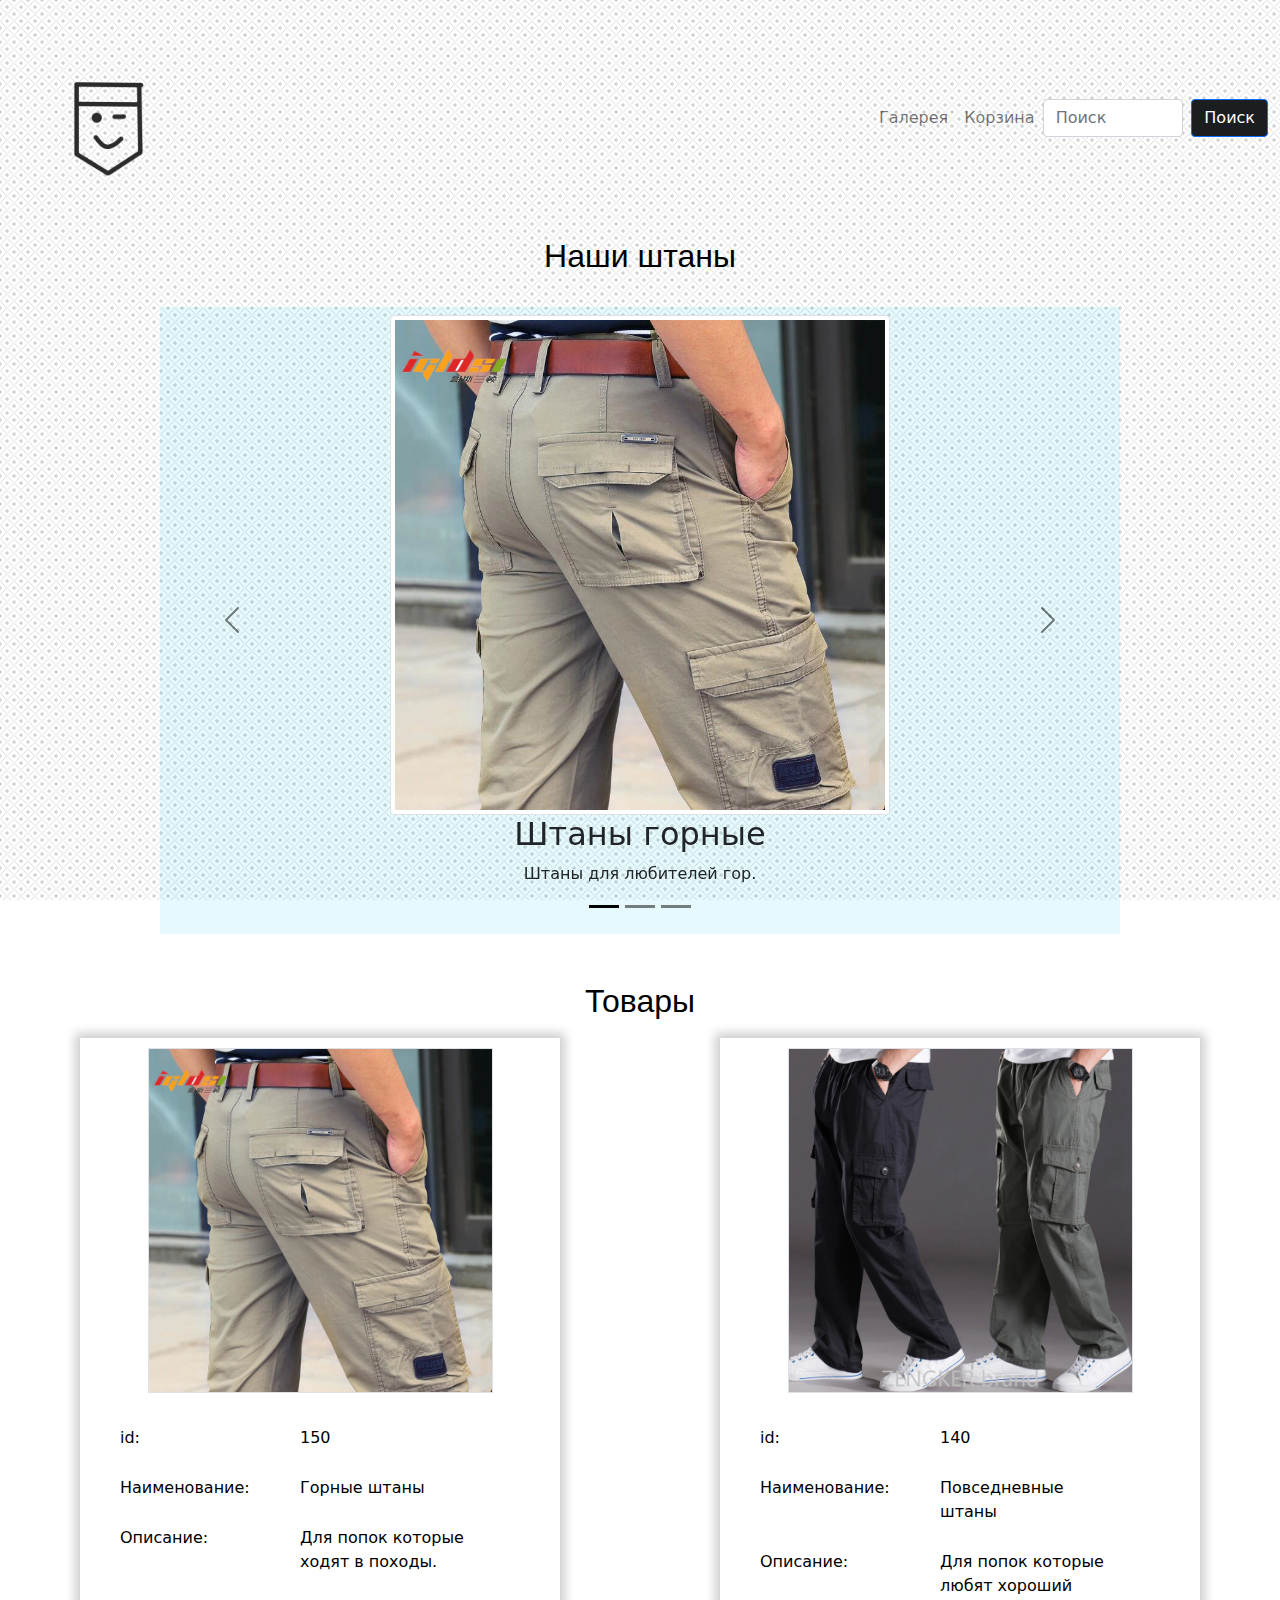
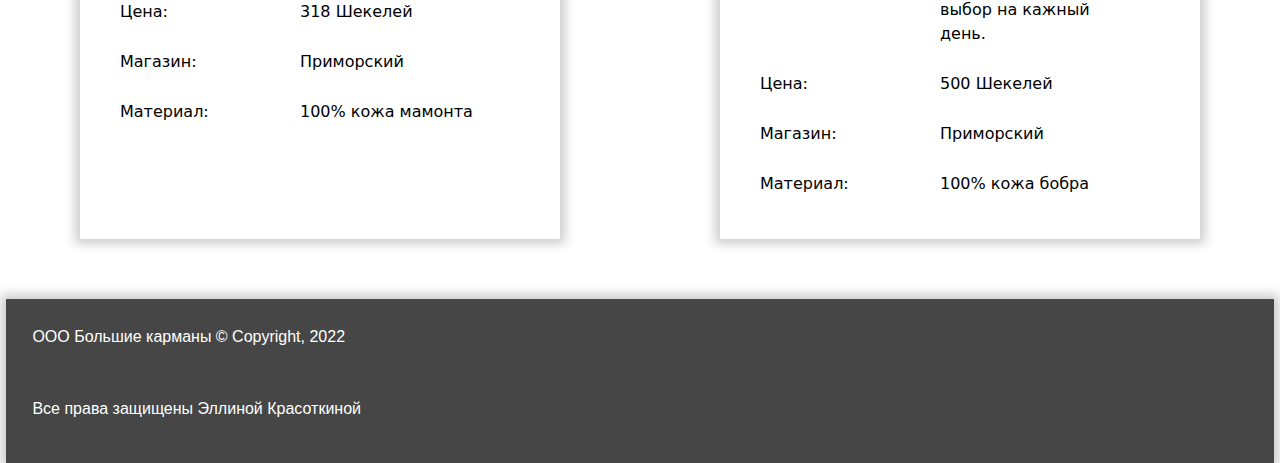
<file: index.html>
<!doctype html>
<html lang="ru">
<head>
  <!-- Обязательные метатеги -->
  <meta charset="utf-8">
  <meta name="viewport" content="width=device-width, initial-scale=1">

  <!-- Bootstrap CSS -->
  <!--<link href="https://cdn.jsdelivr.net/npm/bootstrap@5.1.3/dist/css/bootstrap.min.css" rel="stylesheet" integrity="sha384-1BmE4kWBq78iYhFldvKuhfTAU6auU8tT94WrHftjDbrCEXSU1oBoqyl2QvZ6jIW3" crossorigin="anonymous">-->
  <link href="css/bootstrap.min.css" rel="stylesheet">
  <link href="index.css" rel="stylesheet">
  <title>Большие карманы</title>
</head>
<body>
<header>
    <nav class="navbar navbar-expand-lg navbar-light bg-">
      <div class="container-fluid">
        <a class="navbar-brand" href="index.html"><img src="image/logo.png" class="w-25 rounded-3" alt="logo"></a>
        <button class="navbar-toggler" type="button" data-bs-toggle="collapse" data-bs-target="#navbarSupportedContent" aria-controls="navbarSupportedContent" aria-expanded="false" aria-label="Toggle navigation">
          <span class="navbar-toggler-icon"></span>
        </button>
        <div class="collapse navbar-collapse" id="navbarSupportedContent">
            <ul class="navbar-nav me-auto mb-2 mb-lg-0">
                <li class="nav-item">
                    <a class="nav-link" aria-current="page" href="index.html">Галерея</a>
                </li>
                <li class="nav-item">
                    <a class="nav-link" href="html/basket.html">Корзина</a>
                </li>

            </ul>
          <form class="d-flex">
            <input class="form-control me-2" type="search" placeholder="Поиск" aria-label="Search">
              <button class="btn btn-primary" onclick="">Поиск</button>

          </form>
        </div>
      </div>
    </nav>
</header>

<main style="min-height: 70vh;">

  <div  class = "chast_1">
    <div class="tablica1">
        <div class="Nazva_razdel text_color"><a><h2>Наши штаны</h2></a></div>
    </div>
</div>
</br>
<div id="carouselExampleIndicators" class="carousel carousel-dark slide m-auto bg-info bg-opacity-10 w-75 p-2" data-bs-ride="carousel" style="min-height: 400px;">
  <div class="carousel-indicators">
    <button type="button" data-bs-target="#carouselExampleIndicators" data-bs-slide-to="0" class="active" aria-current="true" aria-label="Slide 1"></button>
    <button type="button" data-bs-target="#carouselExampleIndicators" data-bs-slide-to="1" aria-label="Slide 2"></button>
    <button type="button" data-bs-target="#carouselExampleIndicators" data-bs-slide-to="2" aria-label="Slide 3"></button>
  </div>
  <div class="carousel-inner">
    <div class="carousel-item active border1">
      <img src="image/karman/карман_1.png" class="img-thumbnail rounded mx-auto d-block " alt="Собака" style="width: 500px;">
      <h2 class="text-center">Штаны горные</h2>
      <p class="text-center">Штаны для любителей гор.</p>
    </br>
    </div>
    <div class="carousel-item">
      <img src="image/karman/карман_2.png" class="img-thumbnail rounded mx-auto d-block" alt="Мышь" style="width: 500px;">
     <h2 class="text-center">Штаны повседневные</h2>
      <p class="text-center">Штаны для повседневной работы.</p>
    </br>
    </div>
    <div class="carousel-item">
      <img src="image/karman/карман_3.png" class="img-thumbnail rounded mx-auto d-block" alt="Горилла" style="width: 500px;">
      <h2 class="text-center">Штаны лайфстайл</h2>
      <p class="text-center">Для свободной носки в стиле лайфстайл</p>
    </br>
    </div>
  </div>
  <button class="carousel-control-prev" type="button" data-bs-target="#carouselExampleIndicators"  data-bs-slide="prev">
    <span class="carousel-control-prev-icon" aria-hidden="true"></span>
    <span class="visually-hidden">Предыдущий</span>
  </button>
  <button class="carousel-control-next" type="button" data-bs-target="#carouselExampleIndicators"  data-bs-slide="next">
    <span class="carousel-control-next-icon" aria-hidden="true"></span>
    <span class="visually-hidden">Следующий</span>
  </button>
</div>
</br>
</br>
    <div  class = "chast_1">
      <div class="tablica1">
          <div class="Nazva_razdel text_color"><a><h2>Товары</h2></a></div>
      </div>
  </div>

  <form>
  
      <div class="tabb1_individ">    
          <div class="tabb22">
              <div class="tablica_individ_5 rodutel_dla_knopku">
              <div class="d-flex flex-row flex-wrap justify-content-around">
                  <img src="image/karman/карман_1.png" class="w-75 border" alt="рисунок штанов">
              </div>
           
                  <div class="Soderj_yheicu rodutel_dla_knopku">
                
                  <div class="Stroka_s_razdel_50"><div class="gh11"> <a>id:</a> </div><div class="gh22"> <a>150</a> </div></div>
                
                  <div class="Stroka_s_razdel_50"><div class="gh11"><a>Наименование:</a></div> <div class="gh22"><a > Горные штаны </a></div></div>
                
                  <div class="Stroka_s_razdel_50"><div class="gh11"><a>Описание:</a></div>  <div class="gh22"><a >Для попок которые ходят в походы.</a></div></div>
                 
                  <div class="Stroka_s_razdel_50"><div class="gh11"><a>Цена:</a></div> <div class="gh22"><a >318 Шекелей</a></div></div>
                
                  <div class="Stroka_s_razdel_50"><div class="gh11"><a>Магазин:</a></div> <div class="gh22"><a>Приморский</a></div></div>
                
                  <div class="Stroka_s_razdel_50"><div class="gh11"><a>Материал:</a></div> <div class="gh22"><a>100% кожа мамонта</a></div></div>
                        
              </div>
          </div>
          </div>
        
          <div class="tabb22">
              <div class="tablica_individ_5 rodutel_dla_knopku">
              <div class="d-flex flex-row flex-wrap justify-content-around ">
                  <img src="image/karman/карман_2.png" class="w-75 border" alt="рисунок штанов">
              </div>
           
              <div class="Soderj_yheicu rodutel_dla_knopku">
                
                <div class="Stroka_s_razdel_50"><div class="gh11"> <a>id:</a> </div><div class="gh22"> <a>140</a> </div></div>
              
                <div class="Stroka_s_razdel_50"><div class="gh11"><a>Наименование:</a></div> <div class="gh22"><a > Повседневные штаны </a></div></div>
              
                <div class="Stroka_s_razdel_50"><div class="gh11"><a>Описание:</a></div>  <div class="gh22"><a >Для попок которые любят хороший выбор на кажный день.</a></div></div>
               
                <div class="Stroka_s_razdel_50"><div class="gh11"><a>Цена:</a></div> <div class="gh22"><a >500 Шекелей</a></div></div>
              
                <div class="Stroka_s_razdel_50"><div class="gh11"><a>Магазин:</a></div> <div class="gh22"><a>Приморский</a></div></div>
              
                <div class="Stroka_s_razdel_50"><div class="gh11"><a>Материал:</a></div> <div class="gh22"><a>100% кожа бобра</a></div></div>
                      
            </div>
          </div>
          </div>


          </div>
      </form>

</main>

<footer>
  <div class = "futer_polojen">
    <div class = "footer">
      <div class="futer_section">
        <p class="text-white p-3">ООО Большие карманы © Copyright, 2022</p>
      </div>  
        <div class="futer_section">
        <p class="text-white p-3">Все права защищены Эллиной Красоткиной</p>
        </div>  
       </div>
       </div>
  </footer>

<script src="js/bootstrap.bundle.min.js"></script>
</body>
</html>
</file>
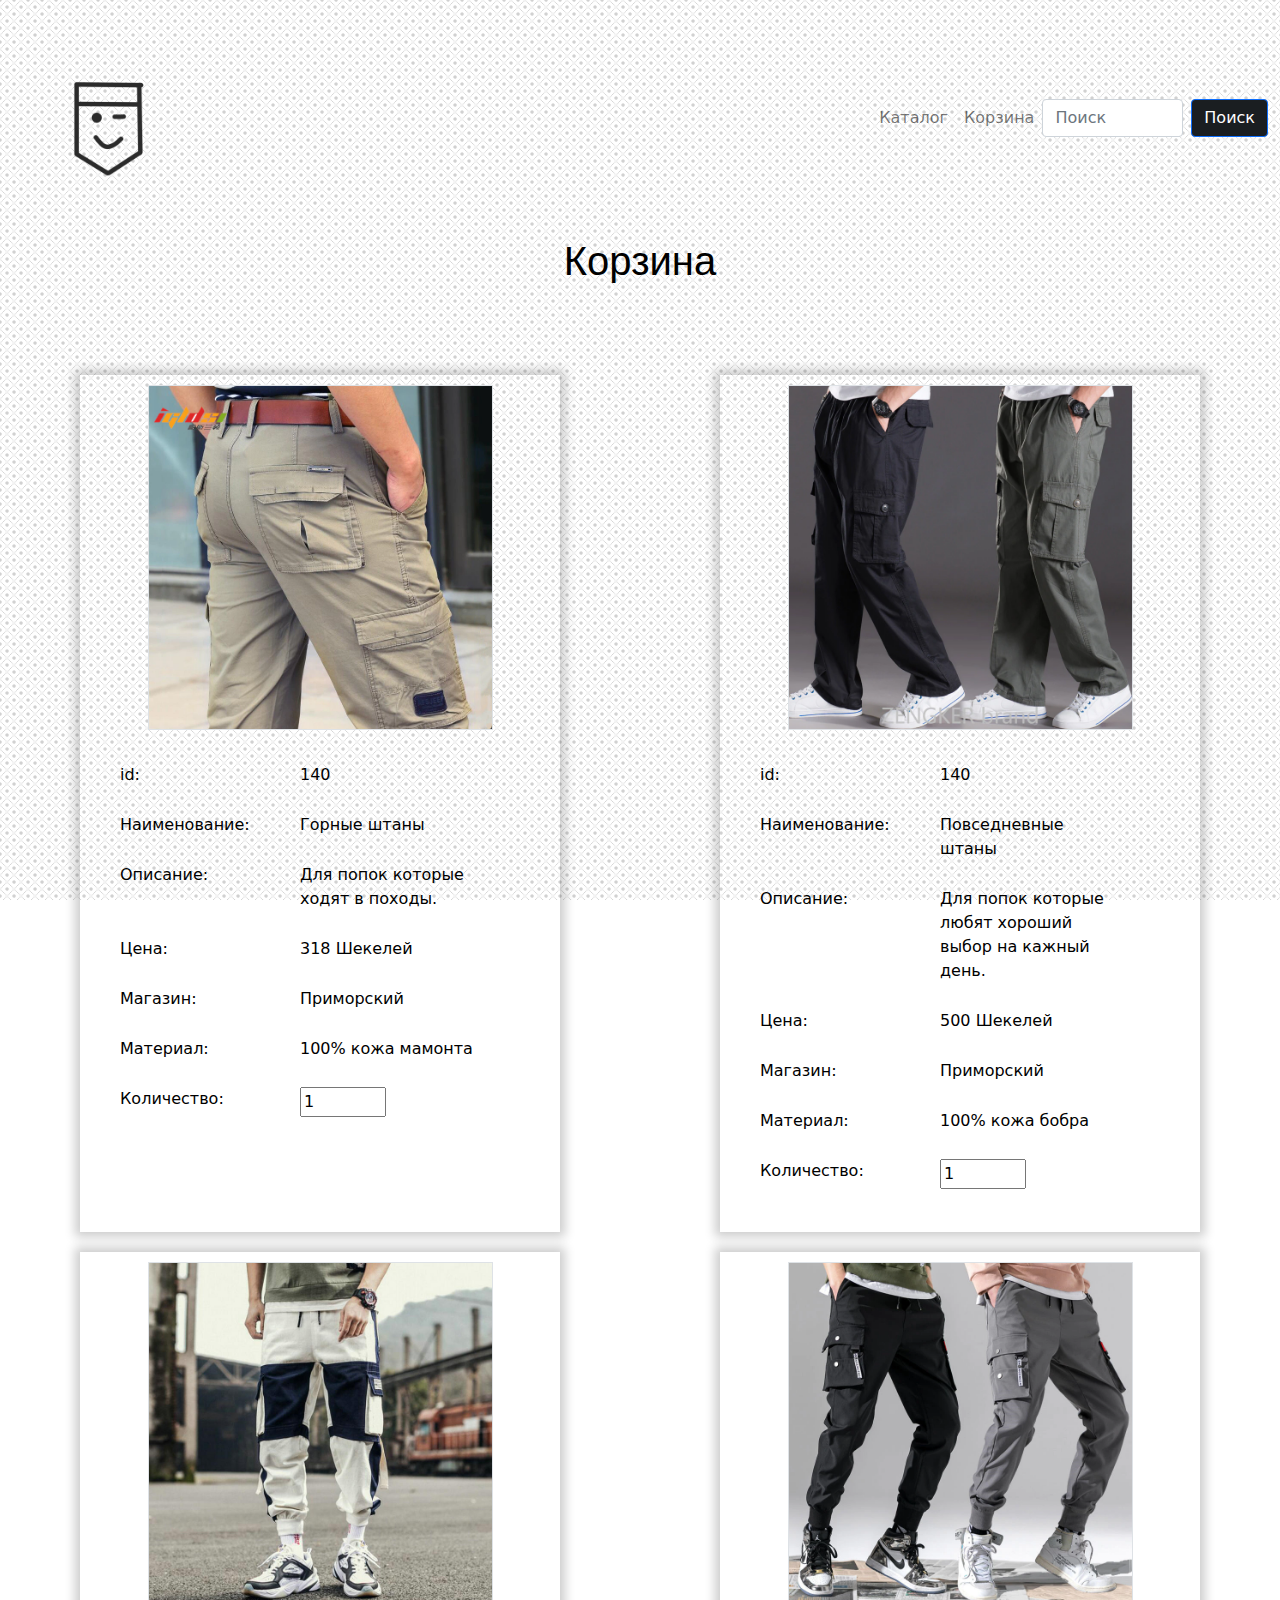
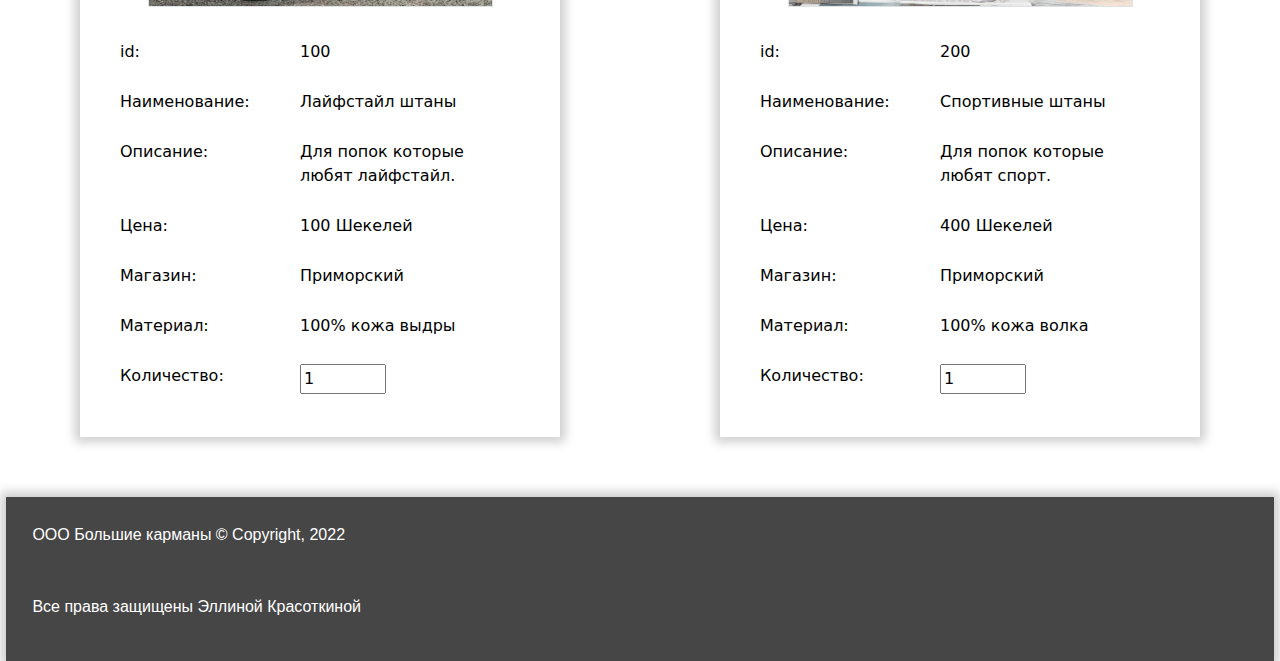
<file: html/basket.html>
<!doctype html>
<html lang="ru">
<head>
  <!-- Обязательные метатеги -->
  <meta charset="utf-8">
  <meta name="viewport" content="width=device-width, initial-scale=1">

  <!-- Bootstrap CSS -->
  <!--<link href="https://cdn.jsdelivr.net/npm/bootstrap@5.1.3/dist/css/bootstrap.min.css" rel="stylesheet" integrity="sha384-1BmE4kWBq78iYhFldvKuhfTAU6auU8tT94WrHftjDbrCEXSU1oBoqyl2QvZ6jIW3" crossorigin="anonymous">-->
  <link href="../css/bootstrap.min.css" rel="stylesheet">
  <link href="../index.css" rel="stylesheet">
  


  <title>Большие карманы</title>
</head>
<body>
<header>
    <nav class="navbar navbar-expand-lg navbar-light bg-">
      <div class="container-fluid">
        <a class="navbar-brand" href="../index.html"><img src="../image/logo.png" class="w-25 rounded-3" alt="logo"></a>
        <button class="navbar-toggler" type="button" data-bs-toggle="collapse" data-bs-target="#navbarSupportedContent" aria-controls="navbarSupportedContent" aria-expanded="false" aria-label="Toggle navigation">
          <span class="navbar-toggler-icon"></span>
        </button>
        <div class="collapse navbar-collapse" id="navbarSupportedContent">
            <ul class="navbar-nav me-auto mb-2 mb-lg-0">
              <li class="nav-item">
                <a class="nav-link" aria-current="page" href="../index.html">Каталог</a>
            </li>
            <li class="nav-item">
                <a class="nav-link" href="../basket.html">Корзина</a>
            </li>
            </ul>
          <form class="d-flex">
            <input class="form-control me-2" type="search" placeholder="Поиск" aria-label="Search">
              <button class="btn btn-primary" onclick="">Поиск</button>

          </form>
        </div>
      </div>
    </nav>
</header>

<main style="min-height: 70vh;">

  <div  class = "chast_1">
    <div class="tablica1">
        <div class="Nazva_razdel text_color"><a><h1>Корзина</h1></a></div>
    </div>

</div>
</br>
</br>
</br>
  <form>
  
    <div class="tabb1_individ">  
    <div class="tabb22">
      <div class="tablica_individ_5 rodutel_dla_knopku">
      <div class="d-flex flex-row flex-wrap justify-content-around">
          <img src="../image/karman/карман_1.png" class="w-75 border" alt="рисунок">
      </div>
   
          <div class="Soderj_yheicu rodutel_dla_knopku">
        
          <div class="Stroka_s_razdel_50"><div class="gh11"> <a>id:</a> </div><div class="gh22"> <a>140</a> </div></div>
        
          <div class="Stroka_s_razdel_50"><div class="gh11"><a>Наименование:</a></div> <div class="gh22"><a > Горные штаны </a></div></div>
        
          <div class="Stroka_s_razdel_50"><div class="gh11"><a>Описание:</a></div>  <div class="gh22"><a >Для попок которые ходят в походы.</a></div></div>
         
          <div class="Stroka_s_razdel_50"><div class="gh11"><a>Цена:</a></div> <div class="gh22"><a >318 Шекелей</a></div></div>
        
          <div class="Stroka_s_razdel_50"><div class="gh11"><a>Магазин:</a></div> <div class="gh22"><a>Приморский</a></div></div>
        
          <div class="Stroka_s_razdel_50"><div class="gh11"><a>Материал:</a></div> <div class="gh22"><a>100% кожа мамонта</a></div></div>
          
          <div class="Stroka_s_razdel_50"><div class="gh11"><a>Количество:</a></div> <div class="gh22"><input type="text" value="1" size="5"/></div></div>
          
      </div>
  </div>
  </div>

  <div class="tabb22">
    <div class="tablica_individ_5 rodutel_dla_knopku">
    <div class="d-flex flex-row flex-wrap justify-content-around ">
        <img src="../image/karman/карман_2.png" class="w-75 border" alt="рисунок">
    </div>
 
    <div class="Soderj_yheicu rodutel_dla_knopku">
      
      <div class="Stroka_s_razdel_50"><div class="gh11"> <a>id:</a> </div><div class="gh22"> <a>140</a> </div></div>
    
      <div class="Stroka_s_razdel_50"><div class="gh11"><a>Наименование:</a></div> <div class="gh22"><a > Повседневные штаны </a></div></div>
    
      <div class="Stroka_s_razdel_50"><div class="gh11"><a>Описание:</a></div>  <div class="gh22"><a >Для попок которые любят хороший выбор на кажный день.</a></div></div>
     
      <div class="Stroka_s_razdel_50"><div class="gh11"><a>Цена:</a></div> <div class="gh22"><a >500 Шекелей</a></div></div>
    
      <div class="Stroka_s_razdel_50"><div class="gh11"><a>Магазин:</a></div> <div class="gh22"><a>Приморский</a></div></div>
    
      <div class="Stroka_s_razdel_50"><div class="gh11"><a>Материал:</a></div> <div class="gh22"><a>100% кожа бобра</a></div></div>
            
      <div class="Stroka_s_razdel_50"><div class="gh11"><a>Количество:</a></div> <div class="gh22"><input type="text" value="1" size="5"/></div></div>

  </div>
</div>
</div>
      
          <div class="tabb22">
              <div class="tablica_individ_5 rodutel_dla_knopku">
              <div class="d-flex flex-row flex-wrap justify-content-around">
                  <img src="../image/karman/карман_3.png" class="w-75 border" alt="рисунок">
              </div>
           
              <div class="Soderj_yheicu rodutel_dla_knopku">
      
                <div class="Stroka_s_razdel_50"><div class="gh11"> <a>id:</a> </div><div class="gh22"> <a>100</a> </div></div>
              
                <div class="Stroka_s_razdel_50"><div class="gh11"><a>Наименование:</a></div> <div class="gh22"><a > Лайфстайл штаны </a></div></div>
              
                <div class="Stroka_s_razdel_50"><div class="gh11"><a>Описание:</a></div>  <div class="gh22"><a >Для попок которые любят лайфстайл.</a></div></div>
               
                <div class="Stroka_s_razdel_50"><div class="gh11"><a>Цена:</a></div> <div class="gh22"><a >100 Шекелей</a></div></div>
              
                <div class="Stroka_s_razdel_50"><div class="gh11"><a>Магазин:</a></div> <div class="gh22"><a>Приморский</a></div></div>
              
                <div class="Stroka_s_razdel_50"><div class="gh11"><a>Материал:</a></div> <div class="gh22"><a>100% кожа выдры</a></div></div>
                      
                <div class="Stroka_s_razdel_50"><div class="gh11"><a>Количество:</a></div> <div class="gh22"><input type="text" value="1" size="5"/></div></div>

            </div>
          </div>
          </div>
        
          <div class="tabb22">
              <div class="tablica_individ_5 rodutel_dla_knopku">
              <div class="d-flex flex-row flex-wrap justify-content-around ">
                  <img src="../image/karman/карман_4.png" class="w-75 border" alt="рисунок">
              </div>
           
              <div class="Soderj_yheicu rodutel_dla_knopku">
      
                <div class="Stroka_s_razdel_50"><div class="gh11"> <a>id:</a> </div><div class="gh22"> <a>200</a> </div></div>
              
                <div class="Stroka_s_razdel_50"><div class="gh11"><a>Наименование:</a></div> <div class="gh22"><a > Спортивные штаны </a></div></div>
              
                <div class="Stroka_s_razdel_50"><div class="gh11"><a>Описание:</a></div>  <div class="gh22"><a >Для попок которые любят спорт.</a></div></div>
               
                <div class="Stroka_s_razdel_50"><div class="gh11"><a>Цена:</a></div> <div class="gh22"><a >400 Шекелей</a></div></div>
              
                <div class="Stroka_s_razdel_50"><div class="gh11"><a>Магазин:</a></div> <div class="gh22"><a>Приморский</a></div></div>
              
                <div class="Stroka_s_razdel_50"><div class="gh11"><a>Материал:</a></div> <div class="gh22"><a>100% кожа волка</a></div></div>

                <div class="Stroka_s_razdel_50"><div class="gh11"><a>Количество:</a></div> <div class="gh22"><input type="text" value="1" size="5"/></div></div>
                      
            </div>
          </div>
          </div>

          </div>
          </div>
      </form>

</main>

<footer>
<div class = "futer_polojen">
  <div class = "footer">
    <div class="futer_section">
      <p class="text-white p-3">ООО Большие карманы © Copyright, 2022</p>
    </div>  
      <div class="futer_section">
      <p class="text-white p-3">Все права защищены Эллиной Красоткиной</p>
      </div>  
     </div>
     </div>
</footer>

<script src="../js/bootstrap.bundle.min.js"></script>
</body>
</html>
</file>
<file: index.css>
/*Телефон*/
@media screen and (max-width: 650px) {
    /*Эластичные изображения*/
    img {
        max-width: 100%;
        height: auto;
        width: auto; /* ie8 */
    }
}

/*Переделки*/
.Nazva_razdel
{
    display: flex;
    flex-wrap: wrap;
    color: #fff;
    font-family: Helvetica;
    justify-content: center;
}

.btn-primary, btn
{
    background: #1a1e21;
}

.button7 {
    font-weight: 700;
    color: white;
    text-decoration: none;
    padding: .8em 1em calc(.8em + 3px);

    background: rgba(149, 150, 193, 0);
    box-shadow: 0 -3px rgb(35, 34, 34) inset;
    transition: 0.2s;
}
.button7:hover { background: rgba(149, 150, 193, 0); }
.button7:active {
    background: rgba(149, 150, 193, 0);
    box-shadow: 0 0 10px 5px rgba(0, 0, 0, 0.2);
}

.mb-3, .form-check
{
    margin: 10px;
}

.tablica_individ
{
    padding: 10px;
    color: #fff;
    backGround: rgba(149, 150, 193, 0);

    /*opacity: 0.6;*/
    width: 50em;
    box-shadow: 0 0 10px 5px rgba(0, 0, 0, 0.2);

}
.tablica_individ_2
{
    padding: 10px;
    color: #fff;
    backGround: rgba(149, 150, 193, 0);

    /*opacity: 0.6;*/
    width: 60em;
    box-shadow: 0 0 10px 5px rgba(0, 0, 0, 0.2);
    padding-left: 10px;
    padding-right: 10px;
}
.tablica_individ_3
{
    padding: 10px;
    color: #fff;
    backGround: rgba(149, 150, 193, 0);

    /*opacity: 0.6;*/
    width: 80em;
    box-shadow: 0 0 10px 5px rgba(0, 0, 0, 0.2);
}
.tablica_individ_4
{
    padding: 10px;
    color: #fff;
    backGround: rgba(149, 150, 193, 0);

    /*opacity: 0.6;*/
    max-width: 30em;
    box-shadow: 0 0 10px 5px rgba(0, 0, 0, 0.2);
}
.tablica_individ_5
{
    padding: 10px;
    color: #fff;
    backGround: rgba(149, 150, 193, 0);

    /*opacity: 0.6;*/
    max-width: 30em;
    box-shadow: 0 0 10px 5px rgba(0, 0, 0, 0.2);
    height: 100%;
}

.polojen_knop
{
    display: flex;
    flex-wrap: wrap;
    color: #fff;
    font-family: Helvetica;
    justify-content: end;
}
.polojen_knop_2
{
    display: flex;
    flex-wrap: wrap;
    color: #fff;
    font-family: Helvetica;
    justify-content: center;
}

.button7_individ
{
    display: flex;
    flex-wrap: wrap;
    color: #fff;
    font-family: Helvetica;
    justify-content: center;
    width: 200px;
}

.button7_individ_2
{
    display: flex;
    flex-wrap: wrap;
    color: #fff;
    font-family: Helvetica;
    justify-content: center;
    width: 160px;
}

.button7_individ_3
{

    display: flex;
    flex-wrap: wrap;
    color: #fff;
    font-family: Helvetica;
    justify-content: center;
    width: 100%;
}
.button7_individ_4
{
    display: flex;
    flex-wrap: wrap;
    color: #fff;
    font-family: Helvetica;
    justify-content: center;
}

.form-text
{
    color: black;
}


.Dla_Razdel_V_Opusan
{
    width: 50%;
}

.Obh_yheica
{
  display: flex;/*Что бы использовать flex box (распределяет две секции кнопок на две части)*/
flex-wrap: wrap;
  color: #fff;/*Цвет текста*/
  font-family: Helvetica;/*Шрифт*/
  justify-content: center;
  /*opacity: 0.6;*/
  padding-top: 50px;
  padding-bottom: 50px;
}

.Soderj_yheicu
{
  padding: 20px;

      text-align: start 
}

.Stroka_s_razdel_50
{
  padding: 10px ;
  display: flex;
  flex-direction: row;
  flex-wrap:wrap;
  justify-content: start;
}

.gh1
{
    color: black;
 min-width: 250px;
width: 45%;
padding-top: 3px;
padding-bottom: 3px;

}

.gh2
{
 min-width: 250px;
width: 45%;
padding-top: 3px;
padding-bottom: 3px;
    color: black;
}


.gh11
{
    color: black;
 min-width: 100px;
width: 45%;
padding-top: 3px;
padding-bottom: 3px;
}

.gh22
{
 min-width: 100px;
width: 45%;
padding-top: 3px;
padding-bottom: 3px;
    color: black;
}

.ocryglen_ramcu
{

}
body {
    background-image: url(./image/ppr.png);
    background-attachment: fixed;
}

.tablica_cot
{
color: rgb(0, 0, 0);/*Цвет текста*/
backGround: rgb(135, 149, 187);

box-shadow: inset 0 0 30px rgba(0, 0, 0, 0.5);
width: 70em;
display: flex;
flex-wrap: wrap;
flex-direction: column;
}




.Osnov_cv_tx{
    padding-top: 50px;
    padding-bottom: 50px;
    display: flex;
    justify-content: center;
    left: 0px;
    top: 0px;
    right: 0px;
    bottom: 0px;
    color: rgb(0, 0, 0);/*Цвет текста*/
    font-family: Helvetica;/*Шрифт*/
    /*opacity: 0.6;*/
    }


    .tabb1
    {
      display: flex;
      flex-wrap: wrap;
      justify-content: space-around;
     
    }

    .tabb1_individ
    {
        display: flex;
        flex-wrap: wrap;
        justify-content: space-around;
        height: 100%;
        padding-bottom: 50px;
      }


    .tabb2
    {
      padding: 10px;
      text-align: center 
    }
    .tabb22
    {
      padding: 10px;
     
    }
    .tabb3
    {
      display: flex;
      flex-wrap: wrap;
      justify-content: center;
      
    }


.Mesto_dla_raspol_obektov_po_hurune
{
    padding: 10px;
    color: #fff;
    backGround: rgba(149, 150, 193, 0);

    width: 100%;
    box-shadow: 0 0 10px 5px rgba(0, 0, 0, 0.2);
}

.rodutel_dla_knopku
{
    position:relative;
}
.button_prujat_vnuz
{
    position:absolute; /* добавили */
	bottom:1px;
}

.polojen_pagunatora
{
    display: flex;
    flex-wrap: wrap;
    justify-content: center;
}
.text_color
{
    color: black;
}

.bacgraun_color
{
    backGround: rgba(149, 150, 193, 0);
}

.border1
{
    border: 0px;
}

.footer
{
    display: flex;
    flex-wrap: wrap;
    padding: 10px;
    backGround: rgba(0, 0, 0, 0.726);
    box-shadow: 0 0 10px 5px rgba(0, 0, 0, 0.2);
    color: #fff;
    font-family: Helvetica;
    align-items: center;
    z-index: 1000; 
    width: 99%;

}

.futer_section
{
    display: flex;
    flex-wrap: wrap;
    width: 100%;
}

.futer_polojen
{
    display: flex;
    justify-content: space-around;
}
</file>
